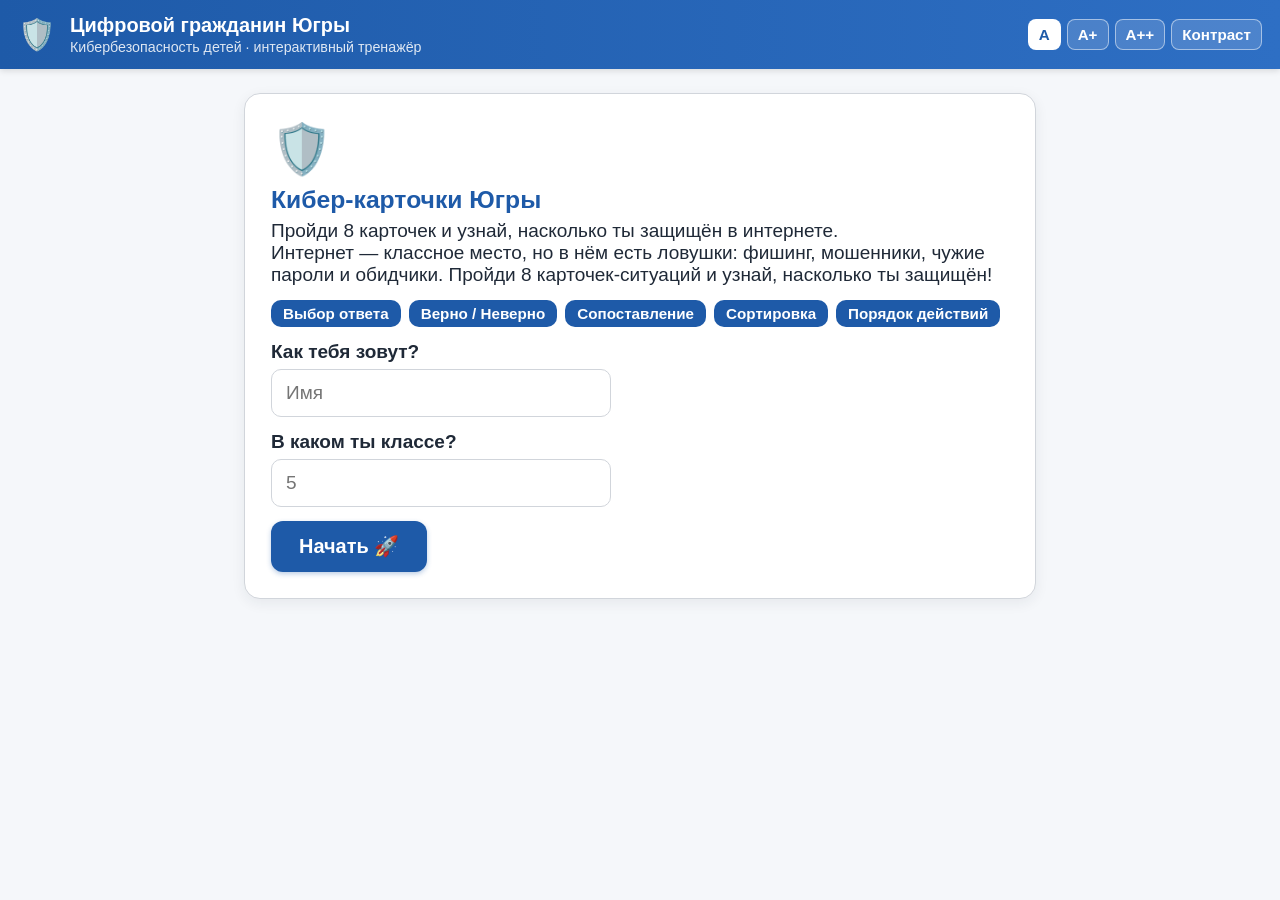
<file: index.html>
<!DOCTYPE html>
<html lang="ru">
<head>
<meta charset="UTF-8">
<meta name="viewport" content="width=device-width, initial-scale=1">
<title>Кибер-карточки Югры — тренажёр по цифровой безопасности</title>
<link rel="stylesheet" href="styles/main.css">
</head>
<body>

<header>
  <span class="logo">🛡️</span>
  <h1>Цифровой гражданин Югры
<p class="subtitle">Кибербезопасность детей · интерактивный тренажёр</p>
</h1>
  <div class="a11y">
    <button class="fsb" data-fs="0">A</button>
    <button class="fsb" data-fs="1">A+</button>
    <button class="fsb" data-fs="2">A++</button>
    <button id="btnContrast">Контраст</button>
  </div>
</header>

<main>
  <div id="scr-welcome" class="screen active">
    <div class="card">
      <div class="emoji">🛡️</div>
      <h2>Кибер-карточки Югры</h2>
      <p id="greet"></p>
      <p>Интернет — классное место, но в нём есть ловушки: фишинг, мошенники,
         чужие пароли и обидчики. Пройди 8 карточек-ситуаций и узнай,
         насколько ты защищён!</p>
      <div class="types">
        <span>Выбор ответа</span><span>Верно / Неверно</span><span>Сопоставление</span>
        <span>Сортировка</span><span>Порядок действий</span>
      </div>
      <div class="field">
        <label for="inpName">Как тебя зовут?</label>
        <input id="inpName" placeholder="Имя" maxlength="30">
      </div>
      <div class="field">
        <label for="inpClass">В каком ты классе?</label>
        <input id="inpClass" type="number" min="1" max="11" placeholder="5">
      </div>
      <button class="btn" id="startBtn">Начать 🚀</button>
      <button class="btn secondary" id="contBtn" style="display:none">Продолжить ▶</button>
    </div>
  </div>

  <div id="scr-card" class="screen">
    <div class="progress-row">
      <span id="cardNum">Карточка 1 из 8</span>
      <span id="scoreLine">Правильных ответов: 0</span>
    </div>
    <div class="bar"><div class="fill" id="barFill"></div></div>
    <div class="card" id="cardBox"></div>
  </div>

  <div id="scr-final" class="screen">
    <div class="card final-card">
      <h2>Результат: <span id="finName"></span></h2>
      <svg class="ring" viewBox="0 0 200 200">
        <circle cx="100" cy="100" r="80" fill="none" stroke="#e2e8f0" stroke-width="16"/>
        <circle id="ringFg" cx="100" cy="100" r="80" fill="none" stroke="#1e5aa8"
          stroke-width="16" stroke-linecap="round" transform="rotate(-90 100 100)"/>
        <text id="ringTxt" x="100" y="114" text-anchor="middle" font-size="40"
          font-weight="bold" fill="#1e5aa8">0%</text>
      </svg>
      <div class="medal" id="medal"></div>
      <p id="finMsg" style="font-size:1.1rem"></p>
      <div class="badges" id="badges"></div>
      <div class="next-row" style="justify-content:center">
        <button class="btn" id="certBtn">📄 Скачать сертификат</button>
        <button class="btn secondary" id="againBtn">🔄 Пройти ещё раз</button>
      </div>
    </div>
  </div>
</main>

<div id="toast"></div>

<script src="scripts/app.js"></script>
</body>
</html>
</file>
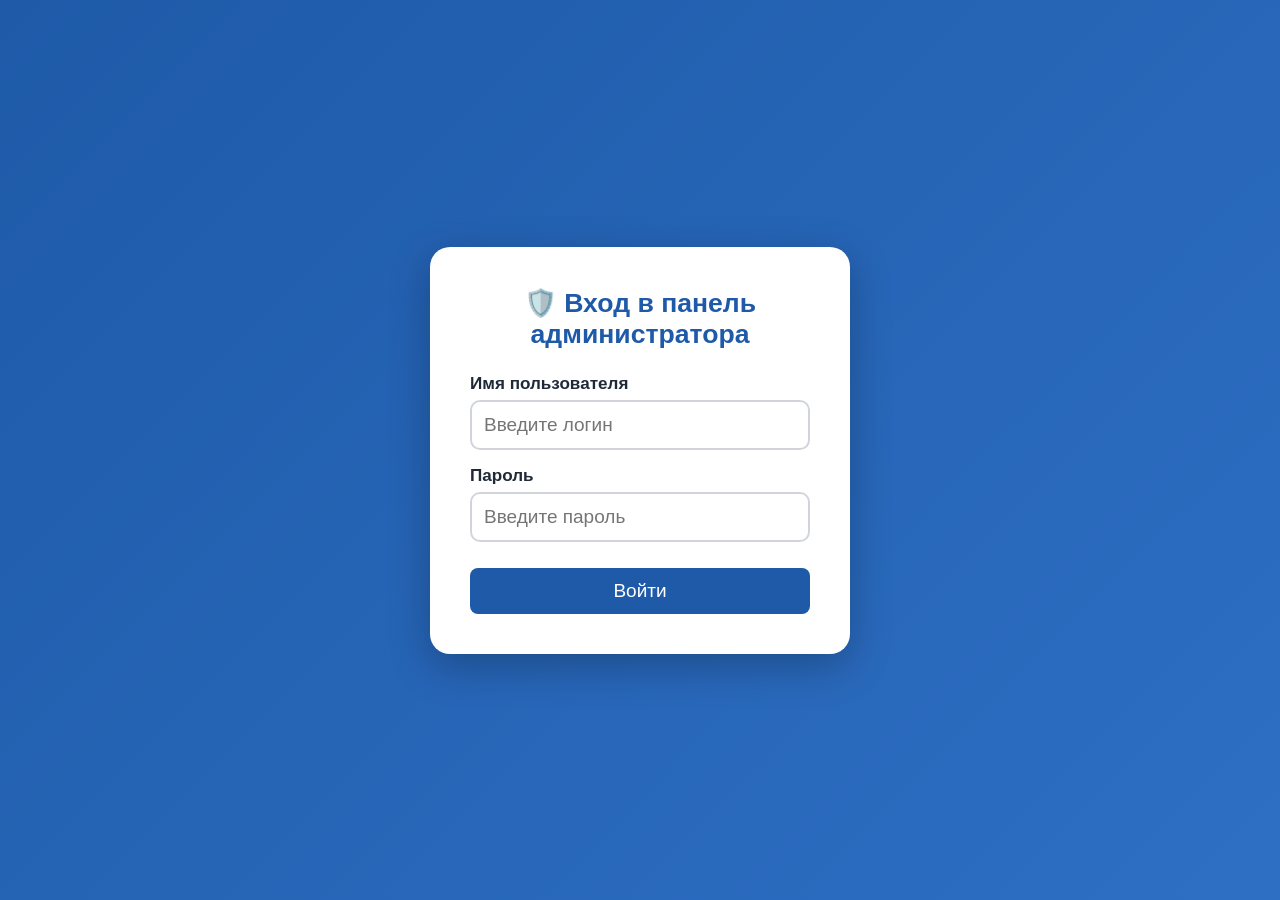
<file: admin.html>
<!DOCTYPE html>
<html lang="ru">
<head>
<meta charset="UTF-8">
<meta name="viewport" content="width=device-width, initial-scale=1">
<title>Панель администратора — Кибер-карточки Югры</title>
<link rel="stylesheet" href="styles/main.css">
<style>
.admin-header{background:linear-gradient(90deg,#1e5aa8,#2e6fc4);color:#fff;padding:14px 18px;display:flex;align-items:center;gap:14px;flex-wrap:wrap;box-shadow:0 2px 6px rgba(0,0,0,.12)}
.admin-header h1{font-size:1.1rem;flex:1;min-width:200px}
.admin-header .back-link{color:#fff;text-decoration:underline;font-size:.9rem;cursor:pointer}
.admin-header .back-link:hover{opacity:.8}
.admin-container{max-width:900px;margin:0 auto;padding:24px 14px 60px}
.admin-toolbar{display:flex;gap:10px;flex-wrap:wrap;margin:16px 0}
.admin-count{font-size:.9rem;color:#4b5563;margin-bottom:12px}
.admin-table{width:100%;border-collapse:collapse;margin:16px 0}
.admin-table th,.admin-table td{border:1px solid var(--border);padding:10px 12px;text-align:left}
.admin-table th{background:#f0f4f8;font-weight:bold}
.admin-table .actions{display:flex;gap:6px;flex-wrap:wrap}
.admin-table .actions button{font-size:.8rem;padding:4px 10px}

/* Модальное окно */
.modal-overlay{display:none;position:fixed;top:0;left:0;width:100%;height:100%;background:rgba(0,0,0,.5);z-index:100;justify-content:center;align-items:flex-start;padding-top:40px}
.modal-overlay.active{display:flex}
.modal{background:var(--card);border-radius:16px;padding:24px;width:90%;max-width:700px;max-height:85vh;overflow-y:auto;box-shadow:0 8px 30px rgba(0,0,0,.2)}
.modal h2{color:var(--accent);margin-bottom:16px}
.form-section{margin-bottom:16px}
.form-section h3{font-size:.95rem;color:#4b5563;margin-bottom:8px;border-bottom:1px solid var(--border);padding-bottom:4px}
.form-row{display:flex;gap:12px;margin-bottom:10px}
.form-row .field{flex:1;margin:0}
.form-row .field label{display:block;font-size:.85rem;font-weight:bold;margin-bottom:4px}
.form-row .field input,.form-row .field select,.form-row .field textarea{width:100%;padding:8px 10px;border:1.5px solid var(--border);border-radius:8px;font-size:.9rem;font-family:inherit}
.form-row .field textarea{min-height:60px;resize:vertical}

/* Динамические списки */
.dynamic-list{margin:8px 0}
.dynamic-item{display:flex;gap:8px;align-items:center;margin-bottom:6px;padding:8px;background:#f8fafc;border:1px solid var(--border);border-radius:8px}
.dynamic-item input,.dynamic-item select{flex:1;padding:6px 8px;font-size:.9rem;border:1px solid var(--border);border-radius:6px}
.dynamic-item button{font-size:.8rem;padding:4px 8px;white-space:nowrap}
.add-item-btn{background:var(--accent);color:#fff;border:none;border-radius:8px;padding:6px 14px;cursor:pointer;font-size:.85rem;margin:6px 0}
.add-item-btn:hover{background:#174680}
.form-actions{display:flex;gap:10px;margin-top:20px}

/* Типы секций */
.type-section{display:none}
.type-section.active{display:block}

/* Фолбэк для кнопки */
.btn-sm{display:inline-block;background:var(--accent);color:#fff;border:none;border-radius:8px;padding:8px 16px;font-size:.9rem;cursor:pointer;font-family:inherit}
.btn-sm:hover{background:#174680}
.btn-sm.secondary{background:#fff;color:var(--accent);border:2px solid var(--accent)}
.btn-sm.danger{background:var(--err)}
.btn-sm.green{background:var(--ok)}

/* Экран логина */
.login-screen{display:none;position:fixed;top:0;left:0;width:100%;height:100%;background:linear-gradient(135deg,#1e5aa8,#2e6fc4);z-index:1000;justify-content:center;align-items:center}
.login-screen.active{display:flex}
.login-box{background:#fff;border-radius:20px;padding:40px;width:90%;max-width:420px;box-shadow:0 12px 40px rgba(0,0,0,.25);text-align:center}
.login-box h2{color:var(--accent);margin-bottom:24px;font-size:1.4rem}
.login-field{text-align:left;margin-bottom:16px}
.login-field label{display:block;font-weight:bold;margin-bottom:6px;font-size:.9rem}
.login-field input{width:100%;padding:12px;border:2px solid var(--border);border-radius:10px;font-size:1rem;font-family:inherit}
.login-field input:focus{outline:none;border-color:var(--accent)}
.login-error{color:var(--err);font-size:.9rem;margin:12px 0;display:none;padding:10px;background:#fdecea;border-radius:8px}
.login-error.show{display:block}
.login-screen .btn-sm{width:100%;margin-top:10px;font-size:1rem;padding:12px}

/* Секции админки */
.admin-section{margin-top:30px;padding-top:24px;border-top:2px solid var(--border)}
</style>
</head>
<body>

<!-- Экран логина -->
<div id="loginScreen" class="login-screen">
  <div class="login-box">
    <h2>🛡️ Вход в панель администратора</h2>
    <form id="loginForm">
      <div class="login-field">
        <label for="loginUsername">Имя пользователя</label>
        <input type="text" id="loginUsername" placeholder="Введите логин" required autocomplete="username">
      </div>
      <div class="login-field">
        <label for="loginPassword">Пароль</label>
        <input type="password" id="loginPassword" placeholder="Введите пароль" required autocomplete="current-password">
      </div>
      <div id="loginError" class="login-error">Неверное имя пользователя или пароль</div>
      <button type="submit" class="btn-sm">Войти</button>
    </form>
  </div>
</div>

<!-- Панель администратора -->
<div id="adminPanel" style="display:none;">

<header class="admin-header">
  <span class="logo">🛡️</span>
  <h1>Панель администратора — Кибер-карточки Югры</h1>
  <span class="back-link" onclick="window.location.href='index.html'">← Вернуться к игре</span>
</header>

<main class="admin-container">

  <!-- Тулбар -->
  <div class="admin-toolbar">
    <button class="btn-sm" onclick="exportJson()">📤 Экспорт JSON</button>
    <input type="file" id="importFile" accept=".json" style="display:none">
    <button class="btn-sm secondary" onclick="document.getElementById('importFile').click()">📥 Импорт JSON</button>
    <button class="btn-sm danger" onclick="resetToDefaults()">🔄 Сбросить к стандартным</button>
    <button class="btn-sm green" onclick="addCard()">➕ Добавить карточку</button>
  </div>

  <div class="admin-count" id="cardCount"></div>

  <!-- Таблица карточек -->
  <table class="admin-table">
    <thead>
      <tr>
        <th>Иконка</th>
        <th>Название</th>
        <th>Тип</th>
        <th>Действия</th>
      </tr>
    </thead>
    <tbody id="cardsTableBody"></tbody>
  </table>

  <!-- Управление пользователями -->
  <div class="admin-section">
    <h2 style="color:var(--accent);margin-bottom:16px;">👥 Управление администраторами</h2>
    
    <div class="admin-toolbar">
      <button class="btn-sm green" onclick="showAddUserForm()">➕ Добавить администратора</button>
      <button class="btn-sm" onclick="showChangeCredentialsForm()">🔑 Сменить свои данные</button>
    </div>
    
    <div id="userCount" class="admin-count"></div>
    
    <table class="admin-table" id="usersTable">
      <thead>
        <tr>
          <th>Имя пользователя</th>
          <th>Дата создания</th>
          <th>Действия</th>
        </tr>
      </thead>
      <tbody id="usersTableBody"></tbody>
    </table>
    
    <!-- Форма добавления пользователя -->
    <div id="addUserForm" style="display:none;margin-top:16px;padding:16px;background:#f8fafc;border-radius:12px;">
      <h3 style="margin-bottom:12px;">Добавить нового администратора</h3>
      <div class="form-row">
        <div class="field">
          <label for="newUsername">Имя пользователя</label>
          <input type="text" id="newUsername" placeholder="Придумайте логин">
        </div>
        <div class="field">
          <label for="newPassword">Пароль</label>
          <input type="password" id="newPassword" placeholder="Придумайте пароль">
        </div>
        <div class="field">
          <label for="newPasswordConfirm">Подтверждение пароля</label>
          <input type="password" id="newPasswordConfirm" placeholder="Повторите пароль">
        </div>
      </div>
      <div class="form-actions">
        <button type="button" class="btn-sm green" onclick="addUser()">Сохранить</button>
        <button type="button" class="btn-sm secondary" onclick="hideAddUserForm()">Отмена</button>
      </div>
    </div>
    
    <!-- Форма смены данных -->
    <div id="changeCredentialsForm" style="display:none;margin-top:16px;padding:16px;background:#f8fafc;border-radius:12px;">
      <h3 style="margin-bottom:12px;">Сменить свои данные</h3>
      <div class="form-row">
        <div class="field">
          <label for="currentPassword">Текущий пароль</label>
          <input type="password" id="currentPassword" placeholder="Введите текущий пароль">
        </div>
      </div>
      <div class="form-row">
        <div class="field">
          <label for="newUsernameChange">Новое имя пользователя</label>
          <input type="text" id="newUsernameChange" placeholder="Оставьте пустым, чтобы не менять">
        </div>
        <div class="field">
          <label for="newPasswordChange">Новый пароль</label>
          <input type="password" id="newPasswordChange" placeholder="Оставьте пустым, чтобы не менять">
        </div>
        <div class="field">
          <label for="newPasswordChangeConfirm">Подтверждение нового пароля</label>
          <input type="password" id="newPasswordChangeConfirm" placeholder="Повторите новый пароль">
        </div>
      </div>
      <div class="form-actions">
        <button type="button" class="btn-sm green" onclick="changeCredentials()">Сохранить</button>
        <button type="button" class="btn-sm secondary" onclick="hideChangeCredentialsForm()">Отмена</button>
      </div>
    </div>
  </div>

</main>

<!-- Модальное окно формы -->
<div class="modal-overlay" id="formModal">
  <div class="modal">
    <h2 id="modalTitle">Добавить карточку</h2>
    <form id="cardForm">
      <!-- Общие поля -->
      <div class="form-section">
        <h3>Общие поля</h3>
        <div class="form-row">
          <div class="field">
            <label for="fieldId">ID (уникальный)</label>
            <input type="text" id="fieldId" placeholder="my_card" required>
          </div>
          <div class="field">
            <label for="fieldIcon">Иконка (эмодзи)</label>
            <select id="fieldIcon">
              <option value="📋">📋 Карточка</option>
              <option value="🎮">🎮 Игра</option>
              <option value="✉️">✉️ Почта</option>
              <option value="🔑">🔑 Пароль</option>
              <option value="🧩">🧩 Головоломка</option>
              <option value="🗂️">🗂️ Папка</option>
              <option value="👥">👥 Люди</option>
              <option value="🚫">🚫 Стоп</option>
              <option value="🚨">🚨 Тревога</option>
              <option value="🛡️">🛡️ Щит</option>
              <option value="🔒">🔒 Замок</option>
              <option value="🔓">🔓 Открытый</option>
              <option value="⚠️">⚠️ Внимание</option>
              <option value="✅">✅ Готово</option>
              <option value="❌">❌ Ошибка</option>
              <option value="📱">📱 Телефон</option>
              <option value="💻">💻 Компьютер</option>
              <option value="🌐">🌐 Интернет</option>
              <option value="👤">👤 Человек</option>
              <option value="📧">📧 Email</option>
              <option value="🔗">🔗 Ссылка</option>
              <option value="📞">📞 Телефон</option>
              <option value="📍">📍 Адрес</option>
              <option value="👶">👶 Ребёнок</option>
              <option value="🧑‍🏫">🧑‍🏫 Учитель</option>
              <option value="👨‍👩‍👦">👨‍👩‍👦 Семья</option>
              <option value="🏫">🏫 Школа</option>
              <option value="💬">💬 Чат</option>
              <option value="📸">📸 Фото</option>
              <option value="🎁">🎁 Подарок</option>
              <option value="🕵️">🕵️ Детектив</option>
              <option value="🏆">🏆 Награда</option>
            </select>
          </div>
        </div>
        <div class="form-row">
          <div class="field">
            <label for="fieldType">Тип задания</label>
            <select id="fieldType" onchange="switchTypeSection()">
              <option value="choice">Выбор ответа</option>
              <option value="tf">Верно / Неверно</option>
              <option value="match">Сопоставление</option>
              <option value="sort">Сортировка</option>
              <option value="order">Порядок действий</option>
            </select>
          </div>
          <div class="field">
            <label for="fieldTag">Метка</label>
            <input type="text" id="fieldTag" placeholder="Выбор ответа">
          </div>
        </div>
        <div class="form-row">
          <div class="field">
            <label for="fieldTitle">Название</label>
            <input type="text" id="fieldTitle" placeholder="Редкий скин за пароль" required>
          </div>
        </div>
      </div>

      <!-- Choice -->
      <div class="type-section" id="section-choice">
        <div class="form-section">
          <h3>Выбор ответа</h3>
          <div class="form-row">
            <div class="field">
              <label for="fieldQ">Вопрос / Ситуация</label>
              <textarea id="fieldQ"></textarea>
            </div>
          </div>
          <label style="font-size:.85rem;font-weight:bold">Варианты ответа:</label>
          <div class="dynamic-list" id="optionsList"></div>
          <button type="button" class="add-item-btn" onclick="addOption()">+ Добавить вариант</button>
        </div>
      </div>

      <!-- TF -->
      <div class="type-section" id="section-tf">
        <div class="form-section">
          <h3>Верно / Неверно</h3>
          <div class="form-row">
            <div class="field">
              <label for="fieldStatement">Утверждение</label>
              <textarea id="fieldStatement"></textarea>
            </div>
          </div>
          <div class="form-row">
            <div class="field">
              <label>Правильный ответ:</label>
              <label><input type="radio" name="fieldCorrect" value="true"> Верно</label>
              <label><input type="radio" name="fieldCorrect" value="false"> Неверно</label>
            </div>
          </div>
          <div class="form-row">
            <div class="field">
              <label for="fieldWhy">Объяснение (при верном ответе)</label>
              <textarea id="fieldWhy"></textarea>
            </div>
          </div>
          <div class="form-row">
            <div class="field">
              <label for="fieldWhyWrong">Объяснение (при неверном ответе)</label>
              <textarea id="fieldWhyWrong"></textarea>
            </div>
          </div>
        </div>
      </div>

      <!-- Match -->
      <div class="type-section" id="section-match">
        <div class="form-section">
          <h3>Сопоставление</h3>
          <div class="form-row">
            <div class="field">
              <label for="fieldMatchQ">Задание</label>
              <textarea id="fieldMatchQ"></textarea>
            </div>
          </div>
          <div class="form-row">
            <div class="field">
              <label for="fieldWhyOk">Объяснение</label>
              <textarea id="fieldWhyOk"></textarea>
            </div>
          </div>
          <label style="font-size:.85rem;font-weight:bold">Пары (ситуация → реакция):</label>
          <div class="dynamic-list" id="pairsList"></div>
          <button type="button" class="add-item-btn" onclick="addPair()">+ Добавить пару</button>
        </div>
      </div>

      <!-- Sort -->
      <div class="type-section" id="section-sort">
        <div class="form-section">
          <h3>Сортировка</h3>
          <div class="form-row">
            <div class="field">
              <label for="fieldSortQ">Задание</label>
              <textarea id="fieldSortQ"></textarea>
            </div>
          </div>
          <div class="form-row">
            <div class="field">
              <label for="fieldSortWhyOk">Объяснение</label>
              <textarea id="fieldSortWhyOk"></textarea>
            </div>
          </div>
          <div class="form-row">
            <div class="field">
              <label for="fieldCat0">Корзина 1 (название)</label>
              <input type="text" id="fieldCat0" placeholder="Можно рассказывать">
            </div>
            <div class="field">
              <label for="fieldCat1">Корзина 2 (название)</label>
              <input type="text" id="fieldCat1" placeholder="Держать в секрете">
            </div>
          </div>
          <label style="font-size:.85rem;font-weight:bold">Элементы для сортировки:</label>
          <div class="dynamic-list" id="sortItemsList"></div>
          <button type="button" class="add-item-btn" onclick="addSortItem()">+ Добавить элемент</button>
        </div>
      </div>

      <!-- Order -->
      <div class="type-section" id="section-order">
        <div class="form-section">
          <h3>Порядок действий</h3>
          <div class="form-row">
            <div class="field">
              <label for="fieldOrderQ">Задание</label>
              <textarea id="fieldOrderQ"></textarea>
            </div>
          </div>
          <div class="form-row">
            <div class="field">
              <label for="fieldOrderWhyOk">Объяснение</label>
              <textarea id="fieldOrderWhyOk"></textarea>
            </div>
          </div>
          <label style="font-size:.85rem;font-weight:bold">Шаги (нажимайте по порядку):</label>
          <div class="dynamic-list" id="stepsList"></div>
          <button type="button" class="add-item-btn" onclick="addStep()">+ Добавить шаг</button>
        </div>
      </div>

      <!-- Кнопки формы -->
      <div class="form-actions">
        <button type="submit" class="btn-sm">💾 Сохранить</button>
        <button type="button" class="btn-sm secondary" onclick="closeModal()">Отмена</button>
      </div>
    </form>
  </div>
</div>

<script src="admin.js"></script>
<script>
  document.addEventListener('DOMContentLoaded', function() {
    initAuth();
    init();
  });
</script>
</body>
</html>
</file>
<file: styles/main.css>
:root{
  --bg:#f5f7fa; --card:#ffffff; --accent:#1e5aa8; --text:#1f2937;
  --border:#d1d5db; --ok:#1e7e34; --err:#c62828; --accent2:#2e6fc4;
}
*{box-sizing:border-box;margin:0;padding:0}
html{font-size:19px}
html.fs1{font-size:22px}
html.fs2{font-size:25px}
body{font-family:Arial,Helvetica,sans-serif;background:var(--bg);color:var(--text);min-height:100vh}

/* Шапка */
header{background:linear-gradient(90deg,#1e5aa8,#2e6fc4);color:#fff;padding:14px 18px;
  display:flex;align-items:center;gap:14px;flex-wrap:wrap;box-shadow:0 2px 6px rgba(0,0,0,.12)}
header .logo{font-size:1.6rem}
header h1{font-size:1.05rem;font-weight:bold;flex:1;min-width:220px}
.a11y{display:flex;gap:6px;align-items:center}
.fsb{background:rgba(255,255,255,.15);color:#fff;border:1px solid rgba(255,255,255,.5);
  border-radius:8px;padding:6px 10px;cursor:pointer;font-size:.8rem;font-weight:bold;font-family:inherit}
.fsb:hover{background:rgba(255,255,255,.3)}
.fsb.on{background:#fff;color:#1e5aa8}
.a11y button{background:rgba(255,255,255,.15);color:#fff;border:1px solid rgba(255,255,255,.5);
  border-radius:8px;padding:6px 10px;cursor:pointer;font-size:.8rem;font-weight:bold;font-family:inherit}
.a11y button:hover{background:rgba(255,255,255,.3)}
.a11y button.on{background:#fff;color:#1e5aa8}

main{max-width:820px;margin:0 auto;padding:24px 14px 60px}
.screen{display:none}
.screen.active{display:block}
.active{display:block}

/* Кнопки и поля */
.btn{display:inline-block;background:var(--accent);color:#fff;border:none;border-radius:12px;
  padding:14px 28px;font-size:1.05rem;font-weight:bold;cursor:pointer;font-family:inherit;
  box-shadow:0 2px 5px rgba(30,90,168,.3)}
.btn:hover{background:#174680}
.btn.secondary{background:#fff;color:var(--accent);border:2px solid var(--accent);box-shadow:none}
.btn.green{background:var(--ok)}
.btn:disabled{opacity:.5;cursor:not-allowed}
.field{margin:14px 0}
.field label{display:block;font-weight:bold;margin-bottom:6px}
.field input{width:100%;max-width:340px;padding:12px 14px;border:1.5px solid var(--border);
  border-radius:10px;font-size:1rem;font-family:inherit;background:#fff;color:var(--text)}

/* Карточка */
.card{background:var(--card);border:1px solid var(--border);border-radius:16px;
  padding:26px;box-shadow:0 4px 14px rgba(31,41,55,.07)}
.progress-row{display:flex;justify-content:space-between;align-items:center;
  margin-bottom:8px;font-size:.9rem;color:#4b5563}
.bar{height:10px;background:#e2e8f0;border-radius:6px;overflow:hidden;margin-bottom:20px}
.bar .fill{height:100%;background:var(--accent);width:0;transition:width .3s}
.card .emoji{font-size:2.6rem}
.card h2{color:var(--accent);margin:8px 0 6px;font-size:1.3rem}
.card .q{margin:10px 0 20px;line-height:1.55;font-size:1.05rem}
.types{display:flex;flex-wrap:wrap;gap:8px;margin:14px 0}
.types span{background:var(--accent);color:#fff;border-radius:10px;padding:5px 12px;font-size:.8rem;font-weight:bold}
.tag{display:inline-block;font-size:.75rem;font-weight:bold;color:#fff;border-radius:12px;padding:3px 12px;margin-bottom:10px}
.tag.choice{background:#1e5aa8}.tag.tf{background:#6a4fb3}.tag.match{background:#b3541e}
.tag.sort{background:#1e7e8c}.tag.order{background:#8c1e7e}

.opt{display:block;width:100%;text-align:left;background:#f8fafc;border:2px solid var(--border);
  border-radius:12px;padding:14px 16px;margin:10px 0;font-size:1rem;cursor:pointer;
  font-family:inherit;line-height:1.4;color:var(--text)}
.opt:hover{border-color:var(--accent);background:#eef4fc}

.feedback{border-radius:12px;padding:16px 18px;margin-top:16px;line-height:1.5;display:none}
.feedback.show{display:block}
.feedback .head{font-weight:bold;font-size:1.1rem}
.feedback.ok{background:#e8f5e9;border:2px solid var(--ok);color:#1b5e20}
.feedback.err{background:#fdecea;border:2px solid var(--err);color:#b71c1c}
.feedback .why{margin-top:8px;color:var(--text)}
.feedback .correct{margin-top:8px;font-weight:bold}
.next-row{margin-top:18px;display:flex;gap:10px;flex-wrap:wrap}

/* Сопоставление */
.match-row{display:flex;gap:10px;align-items:center;margin:10px 0;flex-wrap:wrap}
.pill{border:2px solid var(--border);background:#f8fafc;border-radius:12px;padding:10px 14px;
  cursor:pointer;font-size:.95rem;line-height:1.3;font-family:inherit;color:var(--text)}
.pill.sel{border-color:var(--accent);background:#eef4fc}
.pill.done{background:#eaf1fb;border-color:#c6d6ee;cursor:default;color:#374151}
.pill.answer{cursor:default;background:#eaf1fb;border-style:dashed;color:#374151}
.sep{border:none;border-top:1px solid var(--border);margin:14px 0}
.muted{color:#6b7280;font-size:.9rem}

/* Сортировка */
.chips{display:flex;flex-wrap:wrap;gap:10px;margin:14px 0}
.chip{border:2px solid var(--accent);background:#eef4fc;color:var(--accent);border-radius:12px;
  padding:10px 16px;cursor:pointer;font-weight:bold;font-family:inherit;font-size:1rem}
.chip.sel{background:var(--accent);color:#fff}
.chip.placed{font-size:.9rem;padding:8px 12px}
.all-placed{color:var(--ok);font-weight:bold;margin:8px 0}
.baskets{display:flex;gap:14px;flex-wrap:wrap;margin-top:10px}
.basket{flex:1;min-width:220px;border:2px dashed var(--border);border-radius:14px;
  padding:14px;min-height:120px;cursor:pointer}
.basket h4{text-align:center;margin-bottom:10px;cursor:pointer}
.basket.blue{border-color:var(--accent);background:#f4f8fd}
.basket.red{border-color:var(--err);background:#fdf6f5}

/* Порядок действий */
.steps{display:flex;flex-direction:column;gap:8px;margin:14px 0}
.step{border:2px solid var(--border);background:#f8fafc;border-radius:12px;padding:12px 14px;
  cursor:pointer;text-align:left;font-family:inherit;font-size:1rem;color:var(--text);line-height:1.35}
.step:hover{border-color:var(--accent);background:#eef4fc}
.seq{background:#f4f8fd;border:1px solid var(--border);border-radius:12px;padding:12px;margin-top:8px}
.seq .item{background:#fff;border:1px solid var(--border);border-radius:10px;padding:8px 12px;margin:6px 0}
.seq .item b{color:var(--accent)}
.del{margin-left:10px;background:#fff;border:1px solid var(--border);border-radius:8px;
  cursor:pointer;font-size:.85rem;padding:2px 8px}

/* Финал */
.final-card{text-align:center;padding:30px 20px}
.ring{width:180px;height:180px;margin:10px auto;display:block}
.medal{font-size:3.4rem;margin:6px 0}
.badges{display:flex;gap:12px;justify-content:center;flex-wrap:wrap;margin:20px 0}
.badge{border:2px solid var(--border);border-radius:14px;padding:12px 16px;min-width:130px;background:#f8fafc}
.badge .bi{font-size:1.8rem}
.badge .bt{font-weight:bold;margin:4px 0 2px}
.badge .bd{font-size:.78rem;color:#6b7280}
.badge.off{opacity:.4;filter:grayscale(1)}

/* Тост */
#toast{position:fixed;left:50%;bottom:26px;transform:translateX(-50%) translateY(20px);
  background:#1f2937;color:#fff;padding:10px 20px;border-radius:12px;opacity:0;
  pointer-events:none;transition:.25s;font-size:.9rem;z-index:50}
#toast.show{opacity:1;transform:translateX(-50%) translateY(0)}

/* Высокий контраст */
body.contrast{--bg:#000;--card:#101010;--text:#fff;--border:#ffd400;--accent:#ffd400;--ok:#4dff88;--err:#ff6b6b}
body.contrast header{background:#000}
body.contrast .opt,body.contrast .pill,body.contrast .step,body.contrast .chip,
body.contrast .seq,body.contrast .badge{background:#101010!important;color:#fff!important;border-color:#ffd400!important}
body.contrast .chip.sel,body.contrast .pill.sel{background:#ffd400!important;color:#000!important}
body.contrast .basket{background:#101010!important}
body.contrast .bar{background:#333}
body.contrast .types span{background:#101010;color:#ffd400;border-color:#ffd400}
body.contrast .feedback.ok{background:#002a0f;color:#fff}
body.contrast .feedback.err{background:#2a0000;color:#fff}
body.contrast .muted,body.contrast .progress-row{color:#ddd}
body.contrast svg text{fill:#ffd400}

header .subtitle{
  display:block;font-weight:normal;opacity:.85;font-size:.75rem;margin-top:2px;
}

@media (prefers-reduced-motion: reduce) {
  * { transition-duration: 0.01ms !important; animation-duration: 0.01ms !important; }
}
</file>
